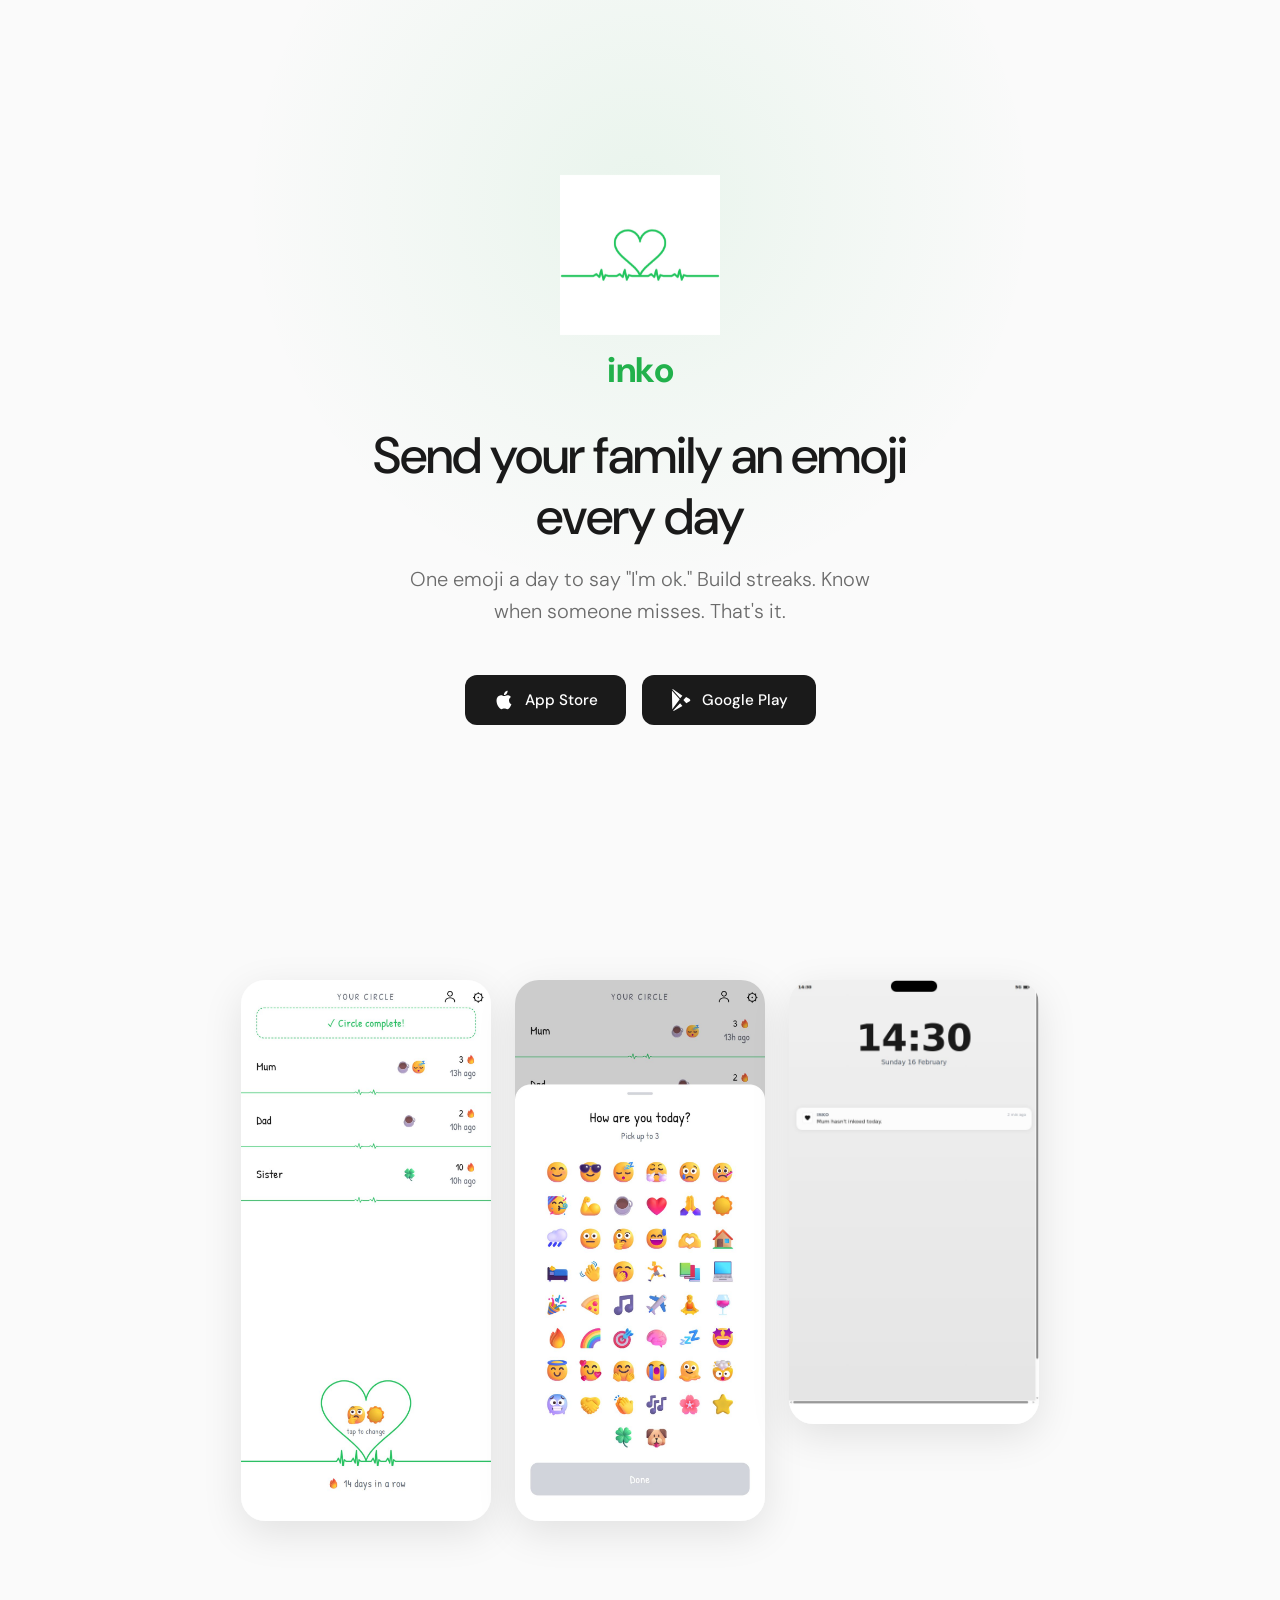
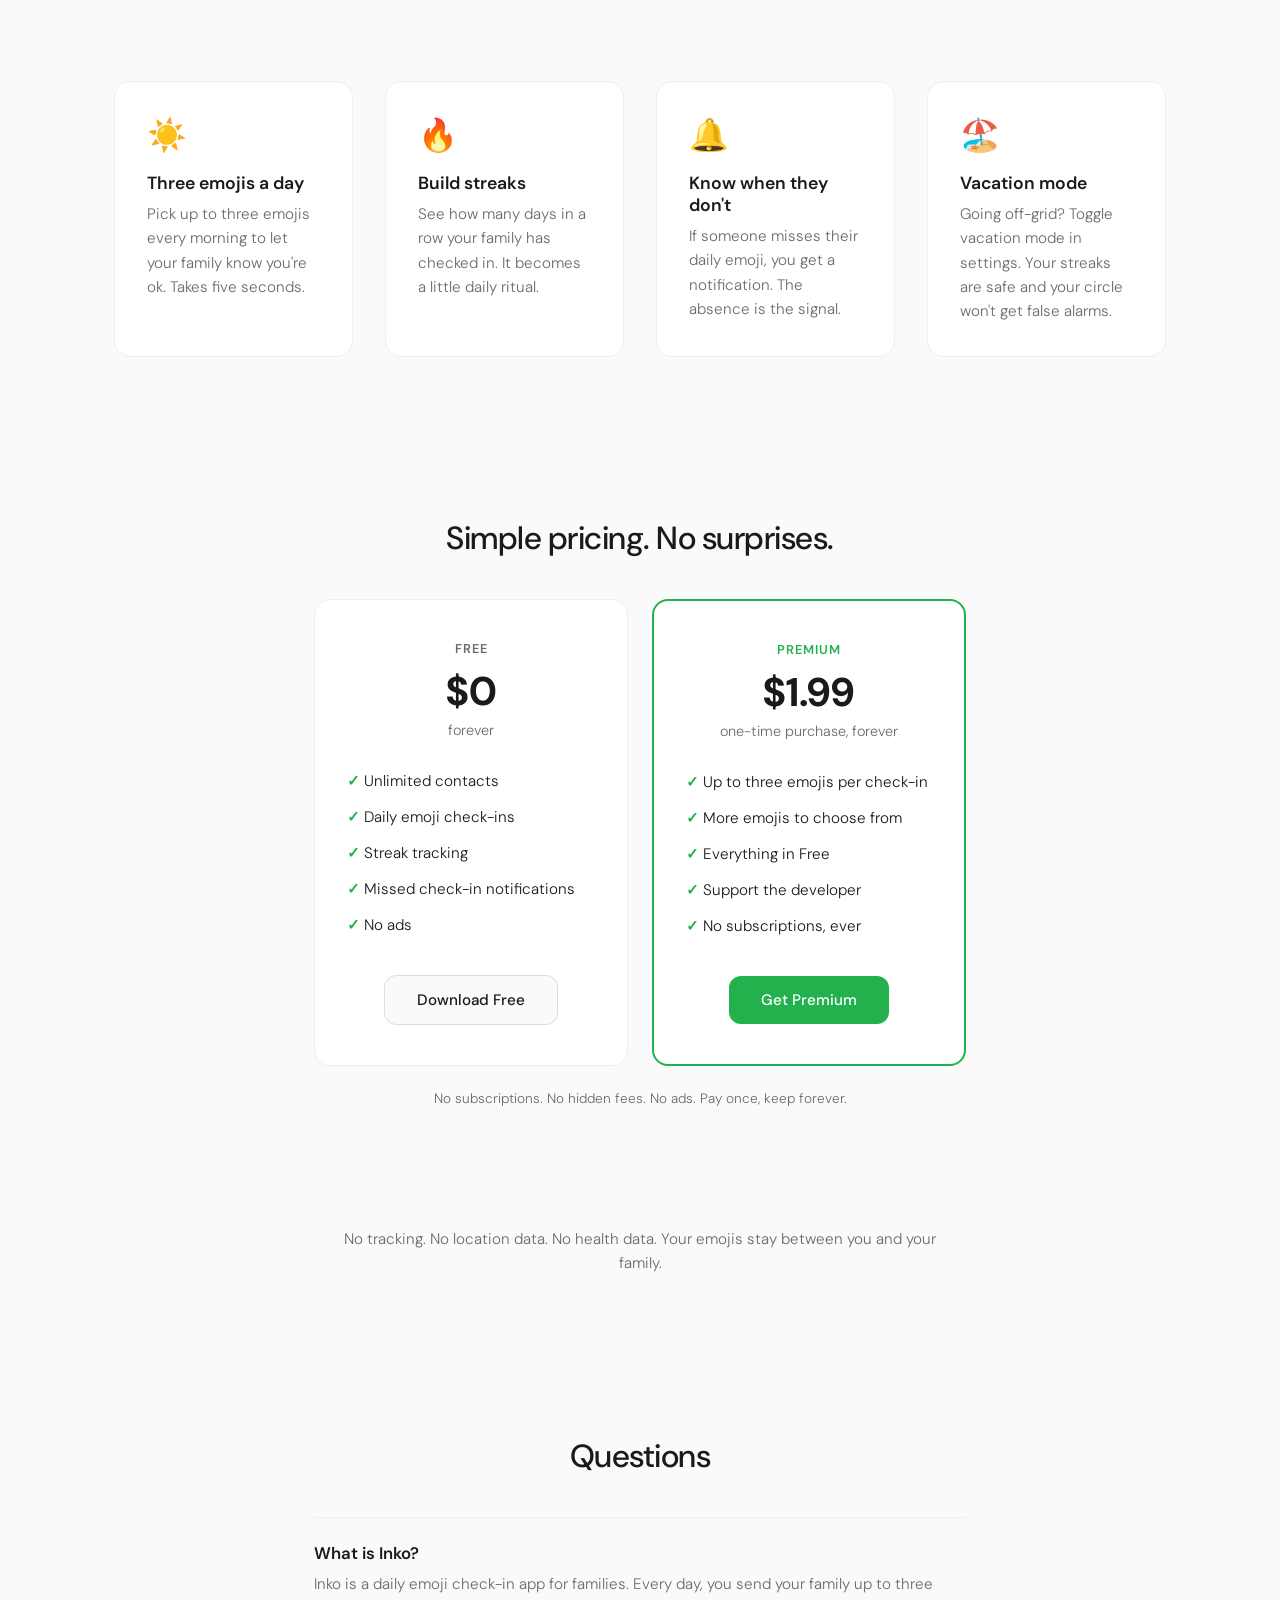
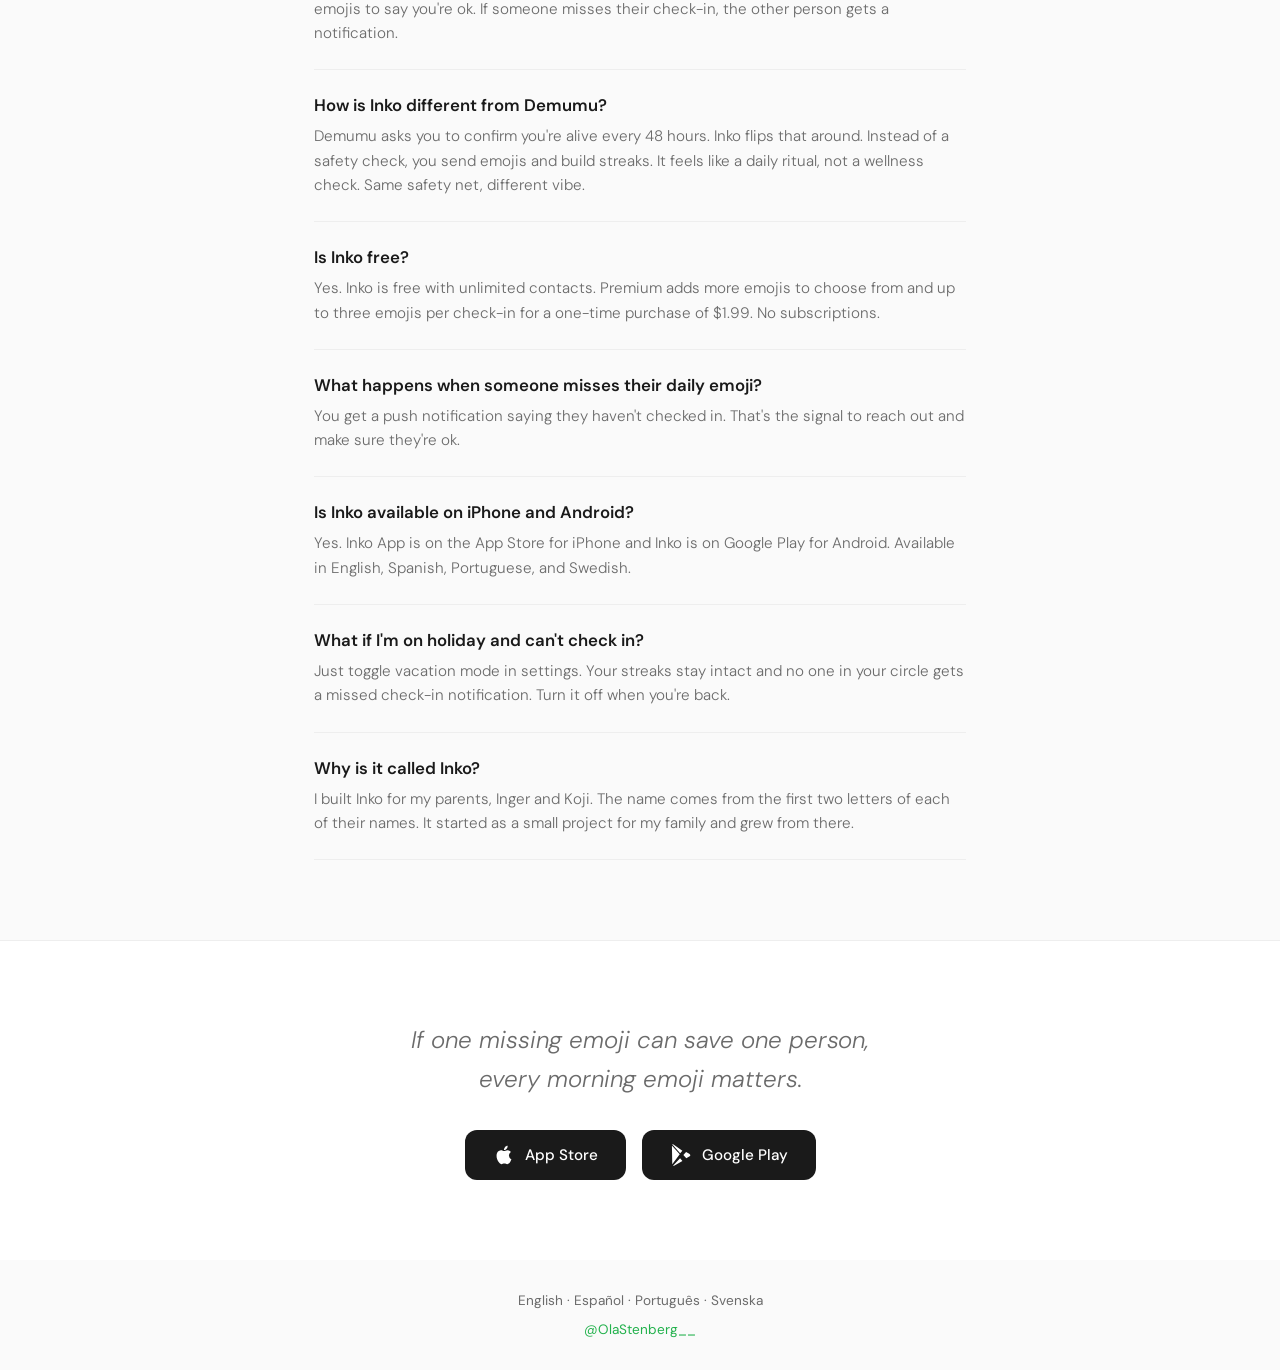
<file: index.html>
<!DOCTYPE html>
<html lang="en">
<head>
<meta charset="UTF-8">
<meta name="viewport" content="width=device-width, initial-scale=1.0">
<title>Inko — Send your family an emoji every day</title>
<meta name="description" content="Inko is a free daily emoji check-in app for families. Send up to three emojis a day, build streaks, and know when someone misses. A warmer alternative to Demumu.">
<meta name="keywords" content="inko, inko app, family check in app, daily emoji app, demumu alternative, check on parents app, are you dead yet alternative, family safety app">
<link rel="canonical" href="https://inko.today/">
<meta property="og:title" content="Inko — Send your family an emoji every day">
<meta property="og:description" content="One emoji a day. That's all it takes to stay connected.">
<meta property="og:type" content="website">
<meta property="og:url" content="https://inko.today/">
<meta property="og:image" content="https://inko.today/og-image.png">
<meta name="twitter:card" content="summary_large_image">
<meta name="twitter:site" content="@OlaStenberg__">
<meta name="twitter:image" content="https://inko.today/og-image.png">
<script type="application/ld+json">
{
  "@context": "https://schema.org",
  "@type": "SoftwareApplication",
  "name": "Inko",
  "description": "A free daily emoji check-in app for families. Send up to three emojis a day, build streaks, and know when someone misses.",
  "url": "https://inko.today",
  "applicationCategory": "LifestyleApplication",
  "operatingSystem": "iOS, Android",
  "offers": [
    {
      "@type": "Offer",
      "price": "0",
      "priceCurrency": "USD",
      "description": "Free with unlimited contacts"
    },
    {
      "@type": "Offer",
      "price": "1.99",
      "priceCurrency": "USD",
      "description": "Premium — more emojis and up to three emojis per check-in, one-time purchase"
    }
  ]
}
</script>
<link rel="preconnect" href="https://fonts.googleapis.com">
<link href="https://fonts.googleapis.com/css2?family=DM+Sans:ital,opsz,wght@0,9..40,300;0,9..40,400;0,9..40,500;0,9..40,700;1,9..40,300&display=swap" rel="stylesheet">
<style>
* { margin: 0; padding: 0; box-sizing: border-box; }

:root {
  --green: #22B14C;
  --green-light: #e8f7ed;
  --dark: #1a1a1a;
  --gray: #6b6b6b;
  --bg: #fafafa;
}

body {
  font-family: 'DM Sans', sans-serif;
  background: var(--bg);
  color: var(--dark);
  -webkit-font-smoothing: antialiased;
}

.hero {
  min-height: 100vh;
  display: flex;
  flex-direction: column;
  align-items: center;
  justify-content: center;
  text-align: center;
  padding: 40px 24px;
  position: relative;
  overflow: hidden;
}

.hero::before {
  content: '';
  position: absolute;
  top: -200px;
  left: 50%;
  transform: translateX(-50%);
  width: 800px;
  height: 800px;
  background: radial-gradient(circle, rgba(34,177,76,0.08) 0%, transparent 70%);
  pointer-events: none;
}

.logo {
  width: 160px;
  height: auto;
  margin-bottom: 12px;
  animation: fadeUp 0.8s ease both;
}

.brand {
  font-size: 2.2rem;
  font-weight: 700;
  color: var(--green);
  letter-spacing: -0.5px;
  margin-bottom: 32px;
  animation: fadeUp 0.8s ease 0.1s both;
}

h1 {
  font-size: clamp(1.8rem, 5vw, 3.2rem);
  font-weight: 500;
  line-height: 1.2;
  max-width: 600px;
  margin-bottom: 16px;
  letter-spacing: -1px;
  animation: fadeUp 0.8s ease 0.2s both;
}

h2 {
  font-size: clamp(1.4rem, 4vw, 2rem);
  font-weight: 500;
  text-align: center;
  margin-bottom: 40px;
  letter-spacing: -0.5px;
}

.subtitle {
  font-size: clamp(1rem, 2.5vw, 1.25rem);
  color: var(--gray);
  max-width: 480px;
  line-height: 1.6;
  margin-bottom: 48px;
  font-weight: 300;
  animation: fadeUp 0.8s ease 0.3s both;
}

.badges {
  display: flex;
  gap: 16px;
  flex-wrap: wrap;
  justify-content: center;
  animation: fadeUp 0.8s ease 0.4s both;
}

.badge {
  display: inline-flex;
  align-items: center;
  gap: 10px;
  padding: 14px 28px;
  background: var(--dark);
  color: white;
  border-radius: 12px;
  text-decoration: none;
  font-size: 0.95rem;
  font-weight: 500;
  transition: transform 0.2s, box-shadow 0.2s;
}

.badge:hover {
  transform: translateY(-2px);
  box-shadow: 0 8px 24px rgba(0,0,0,0.15);
}

.badge svg {
  width: 22px;
  height: 22px;
  fill: white;
}

.screenshots {
  padding: 80px 24px;
  max-width: 900px;
  margin: 0 auto;
}

.screenshots-grid {
  display: flex;
  gap: 24px;
  justify-content: center;
  align-items: flex-start;
}

.screenshots-grid img {
  width: 250px;
  height: auto;
  border-radius: 24px;
  box-shadow: 0 12px 40px rgba(0,0,0,0.1);
}

@media (max-width: 800px) {
  .screenshots-grid {
    flex-direction: column;
    align-items: center;
  }
  .screenshots-grid img {
    width: 260px;
  }
}

.features {
  padding: 80px 24px;
  max-width: 1100px;
  margin: 0 auto;
}

.features-grid {
  display: grid;
  grid-template-columns: repeat(auto-fit, minmax(200px, 1fr));
  gap: 32px;
}

.feature {
  padding: 32px;
  background: white;
  border-radius: 16px;
  border: 1px solid #eee;
}

.feature-emoji {
  font-size: 2rem;
  margin-bottom: 16px;
}

.feature h3 {
  font-size: 1.1rem;
  font-weight: 600;
  margin-bottom: 8px;
}

.feature p {
  font-size: 0.95rem;
  color: var(--gray);
  line-height: 1.6;
  font-weight: 300;
}

/* Pricing */
.pricing {
  padding: 80px 24px;
  max-width: 700px;
  margin: 0 auto;
}

.pricing-cards {
  display: grid;
  grid-template-columns: repeat(auto-fit, minmax(280px, 1fr));
  gap: 24px;
}

.pricing-card {
  padding: 40px 32px;
  background: white;
  border-radius: 16px;
  border: 1px solid #eee;
  text-align: center;
}

.pricing-card.premium {
  border: 2px solid var(--green);
  position: relative;
}

.pricing-label {
  font-size: 0.8rem;
  font-weight: 600;
  text-transform: uppercase;
  letter-spacing: 1px;
  color: var(--gray);
  margin-bottom: 8px;
}

.pricing-card.premium .pricing-label {
  color: var(--green);
}

.pricing-price {
  font-size: 2.5rem;
  font-weight: 700;
  margin-bottom: 4px;
}

.pricing-period {
  font-size: 0.9rem;
  color: var(--gray);
  margin-bottom: 24px;
  font-weight: 300;
}

.pricing-features {
  list-style: none;
  text-align: left;
  margin-bottom: 32px;
}

.pricing-features li {
  padding: 8px 0;
  font-size: 0.95rem;
  color: var(--dark);
  font-weight: 300;
}

.pricing-features li::before {
  content: '✓ ';
  color: var(--green);
  font-weight: 600;
}

.pricing-btn {
  display: inline-block;
  padding: 14px 32px;
  border-radius: 12px;
  text-decoration: none;
  font-size: 0.95rem;
  font-weight: 500;
  transition: transform 0.2s, box-shadow 0.2s;
}

.pricing-btn:hover {
  transform: translateY(-2px);
  box-shadow: 0 8px 24px rgba(0,0,0,0.1);
}

.pricing-btn.free {
  background: var(--bg);
  color: var(--dark);
  border: 1px solid #ddd;
}

.pricing-btn.paid {
  background: var(--green);
  color: white;
}

.pricing-note {
  text-align: center;
  margin-top: 24px;
  font-size: 0.85rem;
  color: var(--gray);
  font-weight: 300;
}

/* Privacy */
.privacy {
  padding: 40px 24px 80px;
  text-align: center;
}

.privacy p {
  font-size: 0.95rem;
  color: var(--gray);
  font-weight: 300;
  max-width: 600px;
  margin: 0 auto;
  line-height: 1.6;
}

/* FAQ */
.faq {
  padding: 80px 24px;
  max-width: 700px;
  margin: 0 auto;
}

.faq-item {
  border-bottom: 1px solid #eee;
  padding: 24px 0;
}

.faq-item:first-of-type {
  border-top: 1px solid #eee;
}

.faq-q {
  font-size: 1.05rem;
  font-weight: 600;
  margin-bottom: 8px;
}

.faq-a {
  font-size: 0.95rem;
  color: var(--gray);
  line-height: 1.6;
  font-weight: 300;
}

.bottom-cta {
  text-align: center;
  padding: 80px 24px;
  background: white;
  border-top: 1px solid #eee;
}

.bottom-cta p {
  font-size: clamp(1.1rem, 3vw, 1.5rem);
  font-weight: 300;
  font-style: italic;
  color: var(--gray);
  max-width: 500px;
  margin: 0 auto 32px;
  line-height: 1.6;
}

.bottom-cta .badges {
  animation: none;
}

footer {
  text-align: center;
  padding: 32px 24px;
  font-size: 0.85rem;
  color: var(--gray);
}

footer a {
  color: var(--green);
  text-decoration: none;
}

footer a:hover {
  text-decoration: underline;
}

@keyframes fadeUp {
  from { opacity: 0; transform: translateY(20px); }
  to { opacity: 1; transform: translateY(0); }
}

@media (max-width: 480px) {
  .logo { width: 120px; }
  .brand { font-size: 1.8rem; }
  .badges { flex-direction: column; align-items: center; }
  .badge { width: 100%; max-width: 280px; justify-content: center; }
}
</style>
</head>
<body>

<section class="hero">
  <img src="[data-uri]" alt="Inko" class="logo">
  <div class="brand">inko</div>
  <h1>Send your family an emoji every day</h1>
  <p class="subtitle">One emoji a day to say "I'm ok." Build streaks. Know when someone misses. That's it.</p>
  <div class="badges">
    <a href="https://apps.apple.com/us/app/inko-app/id6759858427" class="badge">
      <svg viewBox="0 0 24 24"><path d="M18.71 19.5c-.83 1.24-1.71 2.45-3.05 2.47-1.34.03-1.77-.79-3.29-.79-1.53 0-2 .77-3.27.82-1.31.05-2.3-1.32-3.14-2.53C4.25 17 2.94 12.45 4.7 9.39c.87-1.52 2.43-2.48 4.12-2.51 1.28-.02 2.5.87 3.29.87.78 0 2.26-1.07 3.8-.91.65.03 2.47.26 3.64 1.98-.09.06-2.17 1.28-2.15 3.81.03 3.02 2.65 4.03 2.68 4.04-.03.07-.42 1.44-1.38 2.83M13 3.5c.73-.83 1.94-1.46 2.94-1.5.13 1.17-.34 2.35-1.04 3.19-.69.85-1.83 1.51-2.95 1.42-.15-1.15.41-2.35 1.05-3.11z"/></svg>
      App Store
    </a>
    <a href="https://play.google.com/store/apps/details?id=com.inko.app" class="badge">
      <svg viewBox="0 0 24 24"><path d="M3.18 23.71c.46.27 1.04.18 1.8-.32l8.56-4.98-2.54-2.81L3.18 23.71zm-.71-1.7L2.1 2.53c-.01-.2.04-.38.13-.55l8.38 9.31-8.14 10.72zm1.33-21.44c-.58-.38-1.08-.48-1.5-.32l8.79 9.76 2.42-2.68L3.8.57zm17.18 10.2l-3.43-1.97-2.96 3.28 3.18 3.54 3.21-1.85c.79-.45 1.18-.98 1.18-1.51 0-.52-.39-1.04-1.18-1.49z"/></svg>
      Google Play
    </a>
  </div>
</section>

<section class="screenshots">
  <div class="screenshots-grid">
    <img src="[data-uri]" alt="Inko circle view showing family check-ins and streaks">
    <img src="[data-uri]" alt="Inko emoji picker - pick up to 3 emojis">
    <img src="[data-uri]" alt="Inko notification - Mum hasn't inkoed today">
  </div>
</section>

<section class="features">
  <div class="features-grid">
    <div class="feature">
      <div class="feature-emoji">☀️</div>
      <h3>Three emojis a day</h3>
      <p>Pick up to three emojis every morning to let your family know you're ok. Takes five seconds.</p>
    </div>
    <div class="feature">
      <div class="feature-emoji">🔥</div>
      <h3>Build streaks</h3>
      <p>See how many days in a row your family has checked in. It becomes a little daily ritual.</p>
    </div>
    <div class="feature">
      <div class="feature-emoji">🔔</div>
      <h3>Know when they don't</h3>
      <p>If someone misses their daily emoji, you get a notification. The absence is the signal.</p>
    </div>
    <div class="feature">
      <div class="feature-emoji">🏖️</div>
      <h3>Vacation mode</h3>
      <p>Going off-grid? Toggle vacation mode in settings. Your streaks are safe and your circle won't get false alarms.</p>
    </div>
  </div>
</section>

<section class="pricing">
  <h2>Simple pricing. No surprises.</h2>
  <div class="pricing-cards">
    <div class="pricing-card">
      <div class="pricing-label">Free</div>
      <div class="pricing-price">$0</div>
      <div class="pricing-period">forever</div>
      <ul class="pricing-features">
        <li>Unlimited contacts</li>
        <li>Daily emoji check-ins</li>
        <li>Streak tracking</li>
        <li>Missed check-in notifications</li>
        <li>No ads</li>
      </ul>
      <a href="https://apps.apple.com/us/app/inko-app/id6759858427" class="pricing-btn free">Download Free</a>
    </div>
    <div class="pricing-card premium">
      <div class="pricing-label">Premium</div>
      <div class="pricing-price">$1.99</div>
      <div class="pricing-period">one-time purchase, forever</div>
      <ul class="pricing-features">
        <li>Up to three emojis per check-in</li>
        <li>More emojis to choose from</li>
        <li>Everything in Free</li>
        <li>Support the developer</li>
        <li>No subscriptions, ever</li>
      </ul>
      <a href="https://play.google.com/store/apps/details?id=com.inko.app" class="pricing-btn paid">Get Premium</a>
    </div>
  </div>
  <p class="pricing-note">No subscriptions. No hidden fees. No ads. Pay once, keep forever.</p>
</section>

<section class="privacy">
  <p>No tracking. No location data. No health data. Your emojis stay between you and your family.</p>
</section>

<section class="faq">
  <h2>Questions</h2>
  <div class="faq-item">
    <div class="faq-q">What is Inko?</div>
    <div class="faq-a">Inko is a daily emoji check-in app for families. Every day, you send your family up to three emojis to say you're ok. If someone misses their check-in, the other person gets a notification.</div>
  </div>
  <div class="faq-item">
    <div class="faq-q">How is Inko different from Demumu?</div>
    <div class="faq-a">Demumu asks you to confirm you're alive every 48 hours. Inko flips that around. Instead of a safety check, you send emojis and build streaks. It feels like a daily ritual, not a wellness check. Same safety net, different vibe.</div>
  </div>
  <div class="faq-item">
    <div class="faq-q">Is Inko free?</div>
    <div class="faq-a">Yes. Inko is free with unlimited contacts. Premium adds more emojis to choose from and up to three emojis per check-in for a one-time purchase of $1.99. No subscriptions.</div>
  </div>
  <div class="faq-item">
    <div class="faq-q">What happens when someone misses their daily emoji?</div>
    <div class="faq-a">You get a push notification saying they haven't checked in. That's the signal to reach out and make sure they're ok.</div>
  </div>
  <div class="faq-item">
    <div class="faq-q">Is Inko available on iPhone and Android?</div>
    <div class="faq-a">Yes. Inko App is on the App Store for iPhone and Inko is on Google Play for Android. Available in English, Spanish, Portuguese, and Swedish.</div>
  </div>
  <div class="faq-item">
    <div class="faq-q">What if I'm on holiday and can't check in?</div>
    <div class="faq-a">Just toggle vacation mode in settings. Your streaks stay intact and no one in your circle gets a missed check-in notification. Turn it off when you're back.</div>
  </div>
  <div class="faq-item">
    <div class="faq-q">Why is it called Inko?</div>
    <div class="faq-a">I built Inko for my parents, Inger and Koji. The name comes from the first two letters of each of their names. It started as a small project for my family and grew from there.</div>
  </div>
</section>

<section class="bottom-cta">
  <p>If one missing emoji can save one person, every morning emoji matters.</p>
  <div class="badges">
    <a href="https://apps.apple.com/us/app/inko-app/id6759858427" class="badge">
      <svg viewBox="0 0 24 24"><path d="M18.71 19.5c-.83 1.24-1.71 2.45-3.05 2.47-1.34.03-1.77-.79-3.29-.79-1.53 0-2 .77-3.27.82-1.31.05-2.3-1.32-3.14-2.53C4.25 17 2.94 12.45 4.7 9.39c.87-1.52 2.43-2.48 4.12-2.51 1.28-.02 2.5.87 3.29.87.78 0 2.26-1.07 3.8-.91.65.03 2.47.26 3.64 1.98-.09.06-2.17 1.28-2.15 3.81.03 3.02 2.65 4.03 2.68 4.04-.03.07-.42 1.44-1.38 2.83M13 3.5c.73-.83 1.94-1.46 2.94-1.5.13 1.17-.34 2.35-1.04 3.19-.69.85-1.83 1.51-2.95 1.42-.15-1.15.41-2.35 1.05-3.11z" fill="white"/></svg>
      App Store
    </a>
    <a href="https://play.google.com/store/apps/details?id=com.inko.app" class="badge">
      <svg viewBox="0 0 24 24"><path d="M3.18 23.71c.46.27 1.04.18 1.8-.32l8.56-4.98-2.54-2.81L3.18 23.71zm-.71-1.7L2.1 2.53c-.01-.2.04-.38.13-.55l8.38 9.31-8.14 10.72zm1.33-21.44c-.58-.38-1.08-.48-1.5-.32l8.79 9.76 2.42-2.68L3.8.57zm17.18 10.2l-3.43-1.97-2.96 3.28 3.18 3.54 3.21-1.85c.79-.45 1.18-.98 1.18-1.51 0-.52-.39-1.04-1.18-1.49z" fill="white"/></svg>
      Google Play
    </a>
  </div>
</section>

<footer>
  <p>English · Español · Português · Svenska</p>
  <p style="margin-top: 12px;"><a href="https://x.com/OlaStenberg__" target="_blank">@OlaStenberg__</a></p>
</footer>

</body>
</html>
</file>
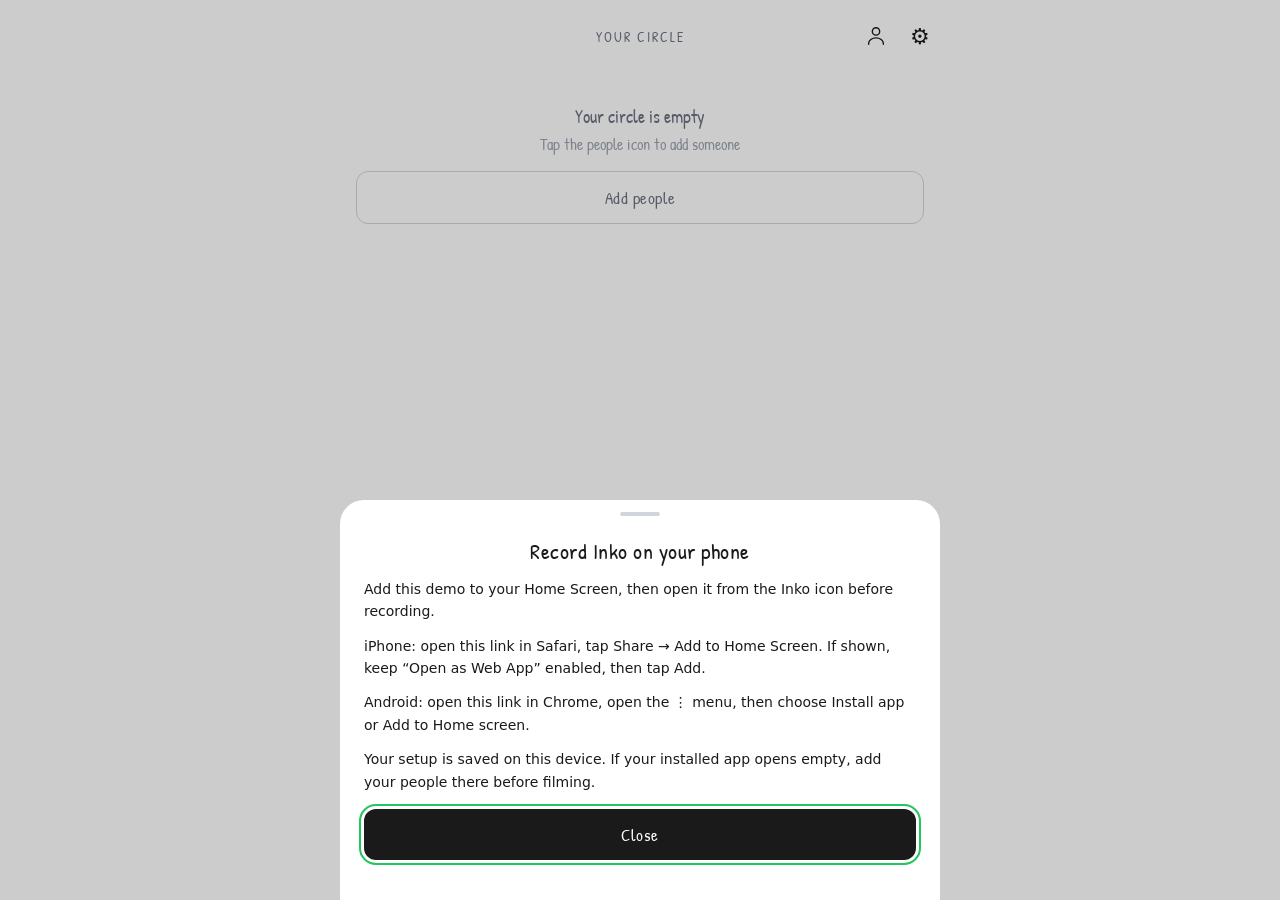
<file: demo/index.html>
<!doctype html>
<html lang="en">
<head>
<meta charset="utf-8">
<meta name="viewport" content="width=device-width, initial-scale=1, viewport-fit=cover">
<meta name="theme-color" content="#ffffff">
<meta name="apple-mobile-web-app-capable" content="yes">
<meta name="apple-mobile-web-app-status-bar-style" content="default">
<meta name="apple-mobile-web-app-title" content="Inko">
<meta name="robots" content="noindex, nofollow">
<title>Inko</title>
<link rel="manifest" href="/demo/manifest.webmanifest">
<link rel="apple-touch-icon" href="/demo/assets/icon-180.png">
<link rel="icon" href="/demo/assets/icon-192.png">
<link rel="preload" href="/demo/assets/patrick-hand.ttf" as="font" type="font/ttf" crossorigin>
<link rel="stylesheet" href="/demo/app.css">
<script type="module" src="/demo/app.js"></script>
</head>
<body>
<main id="app"></main>
<dialog id="modal"><div id="sheet" class="sheet"></div></dialog>
<noscript>This demo needs JavaScript enabled.</noscript>
</body>
</html>
</file>
<file: demo/app.css>
@font-face {
	font-family: Patrick Hand;
	src: url("./assets/patrick-hand.ttf") format("truetype");
	font-display: swap;
}
:root {
	font-family:
		Patrick Hand,
		cursive;
	color: #1a1a1a;
	background: #fff;
	font-synthesis: none;
	-webkit-tap-highlight-color: transparent;
	color-scheme: light;
}
* {
	box-sizing: border-box;
}
body {
	margin: 0;
}
button,
input {
	font: inherit;
	color: inherit;
}
button {
	cursor: pointer;
	border: 0;
	background: none;
	touch-action: manipulation;
}
button:disabled {
	cursor: default;
}
button:active {
	opacity: 0.7;
}
button:focus-visible,
input:focus-visible {
	outline: 2px solid #22c55e;
	outline-offset: 3px;
}
h1,
h2,
p {
	margin: 0;
	font-weight: 400;
}
#app {
	height: 100vh;
	height: 100dvh;
	max-width: 600px;
	margin: auto;
	padding-top: env(safe-area-inset-top);
	display: flex;
	flex-direction: column;
	overflow: hidden;
}
.home-scroll {
	flex: 1;
	overflow: auto;
	overscroll-behavior-y: contain;
}
.header {
	position: relative;
	display: flex;
	align-items: center;
	justify-content: center;
	padding: 16px 80px 8px 24px;
	min-height: 48px;
}
.header h1 {
	font-size: 14px;
	letter-spacing: 2px;
	text-transform: uppercase;
	color: #6b7280;
	text-align: center;
	position: absolute;
	left: 80px;
	right: 80px;
	pointer-events: none;
}
.header-icons {
	margin-left: auto;
	position: relative;
	right: -80px;
	display: flex;
	gap: 4px;
}
.icon {
	width: 40px;
	height: 40px;
	border-radius: 50%;
	display: inline-flex;
	align-items: center;
	justify-content: center;
	font-size: 22px;
}
.icon:hover {
	background: #d1d5db30;
}
.person {
	display: flex;
	align-items: center;
	justify-content: space-between;
	padding: 14px 24px;
	min-height: 68px;
	width: 100%;
	text-align: left;
}
.alias {
	flex: 3;
	font-size: 18px;
	letter-spacing: 0.3px;
	overflow: hidden;
	text-overflow: ellipsis;
	white-space: nowrap;
}
.person-emoji {
	flex: 2;
	text-align: center;
	font-size: 20px;
}
.person-meta {
	min-width: 60px;
	display: flex;
	flex-direction: column;
	align-items: flex-end;
	font-size: 15px;
}
.time {
	color: #6b7280;
}
.fire {
	font-size: 14px;
}
.divider {
	display: block;
	width: 100%;
	height: 14px;
}
.bottom {
	flex: none;
	padding-bottom: max(48px, env(safe-area-inset-bottom));
	padding-top: 16px;
	overflow: hidden;
}
.heart {
	width: 100%;
	padding: 0;
	display: block;
}
.heart-art {
	position: relative;
	height: 140px;
}
.heart-art svg {
	width: 100%;
	height: 140px;
}
.heart-overlay {
	position: absolute;
	inset: 0 0 5%;
	display: flex;
	align-items: center;
	justify-content: center;
	flex-direction: column;
}
.tap {
	font-size: 14px;
	letter-spacing: 1px;
	color: #6b7280;
}
.inko {
	font-size: 28px;
	letter-spacing: 2px;
}
.own-emojis {
	font-size: 36px;
}
.own-emojis.multi {
	font-size: 28px;
}
.hint {
	font-size: 11px;
	color: #6b7280;
	letter-spacing: 0.5px;
}
.done {
	text-align: center;
	margin-top: 16px;
	font-size: 16px;
	color: #6b7280;
	letter-spacing: 0.5px;
}
.pulsing {
	animation: pulse 2.4s ease-in-out infinite;
}
.celebration {
	margin: 0 24px 8px;
	padding: 12px;
	border: 1px dashed #22c55e;
	border-radius: 12px;
	text-align: center;
	color: #22c55e;
	font-size: 16px;
	letter-spacing: 0.5px;
}
.empty {
	text-align: center;
	padding: 40px 16px;
	color: #6b7280;
	font-size: 18px;
}
.empty p {
	font-size: 16px;
	color: #9ca3af;
	margin: 4px 0 16px;
}
.page {
	overflow: auto;
	padding: 24px 24px max(40px, env(safe-area-inset-bottom));
	height: 100%;
}
.page-header {
	display: flex;
	justify-content: space-between;
	align-items: center;
	margin-bottom: 32px;
}
.page h1 {
	font-size: 32px;
	letter-spacing: 0.5px;
}
.label {
	display: block;
	font-size: 14px;
	color: #6b7280;
	letter-spacing: 1.5px;
	text-transform: uppercase;
	margin-bottom: 6px;
}
.field,
.language {
	width: 100%;
	border: 1px solid #d1d5db;
	border-radius: 8px;
	padding: 12px 16px;
	background: #fff;
	font-size: 18px;
}
.language {
	display: flex;
	align-items: center;
	justify-content: space-between;
}
.muted {
	color: #6b7280;
	font-size: 14px;
}
.primary,
.outline,
.danger {
	display: block;
	width: 100%;
	border-radius: 12px;
	padding: 14px;
	font-size: 17px;
	letter-spacing: 0.5px;
	margin-top: 16px;
	text-align: center;
}
.primary {
	background: #1a1a1a;
	color: #fff;
}
.primary:disabled {
	background: #d1d5db;
}
.outline {
	border: 1px solid #d1d5db;
}
.danger {
	color: #dc2626;
	border: 1px solid #fecaca;
}
.creator-note {
	font-family: system-ui, sans-serif;
	font-size: 13px;
	line-height: 1.6;
	color: #6b7280;
	margin: 20px 0;
}
.tools {
	margin-top: 32px;
	border-top: 1px solid #e5e7eb;
	padding-top: 16px;
}
.tools summary {
	cursor: pointer;
	font-size: 18px;
}
.manage {
	display: flex;
	align-items: center;
	gap: 12px;
	border-bottom: 1px solid #eee;
	padding: 12px 0;
}
.manage span {
	flex: 1;
	font-size: 18px;
}
.manage button {
	font-size: 16px;
	padding: 8px;
}
.install-guide {
	font-family: system-ui, sans-serif;
	font-size: 14px;
	line-height: 1.6;
}
.install-guide p {
	margin: 12px 0;
}
dialog {
	position: fixed;
	inset: auto 0 0;
	max-width: 600px;
	width: 100%;
	max-height: 90dvh;
	margin: 0 auto;
	padding: 0;
	border: 0;
	border-radius: 24px 24px 0 0;
	color: inherit;
	background: #fff;
	overflow: auto;
}
dialog::backdrop {
	background: rgba(0, 0, 0, 0.2);
}
.sheet {
	padding: 12px 24px max(40px, env(safe-area-inset-bottom));
	animation: slide 0.2s ease-out;
}
.handle {
	width: 40px;
	height: 4px;
	background: #d1d5db;
	border-radius: 2px;
	margin: 0 auto 20px;
}
.sheet h2 {
	font-size: 22px;
	letter-spacing: 0.5px;
	text-align: center;
	margin-bottom: 4px;
}
.subtitle {
	text-align: center;
	color: #6b7280;
	font-size: 14px;
	margin-bottom: 20px;
}
.emoji-grid {
	display: grid;
	grid-template-columns: repeat(6, 1fr);
	max-width: 520px;
	margin: auto;
}
.emoji-option {
	position: relative;
	aspect-ratio: 1;
	border: 2px solid transparent;
	border-radius: 12px;
	font-size: 32px;
	display: flex;
	align-items: center;
	justify-content: center;
	padding: 0;
}
.emoji-option[aria-pressed="true"] {
	border-color: #1a1a1a;
	background: #d1d5db20;
}
.badge {
	position: absolute;
	top: 2px;
	right: 2px;
	width: 18px;
	height: 18px;
	border-radius: 50%;
	background: #1a1a1a;
	color: #fff;
	font: 11px / 18px system-ui;
}
.language-option {
	width: 100%;
	padding: 14px 20px;
	border: 1px solid #d1d5db;
	border-radius: 8px;
	font-size: 18px;
	margin-top: 8px;
}
.language-option.selected {
	background: #1a1a1a;
	color: #fff;
}
.sheet-close {
	margin: 12px auto 0;
	display: block;
	color: #6b7280;
	padding: 8px;
}
.error {
	color: #dc2626;
	font-size: 14px;
	margin-top: 8px;
}
@keyframes pulse {
	50% {
		transform: scale(1.06);
	}
}
@keyframes slide {
	from {
		transform: translateY(20px);
		opacity: 0.5;
	}
	to {
		transform: translateY(0);
		opacity: 1;
	}
}
@media (prefers-reduced-motion: reduce) {
	* {
		animation: none !important;
	}
}
@media (max-height: 700px) {
	.emoji-option {
		font-size: 27px;
	}
	.sheet {
		padding-bottom: 20px;
	}
	.handle {
		margin-bottom: 12px;
	}
	.subtitle {
		margin-bottom: 12px;
	}
}
@media (display-mode: standalone) {
	.install-only {
		display: none;
	}
}

.contact-fields {
	margin-top: 20px;
}
.contact-emojis {
	margin-top: 20px;
}
.contact-emojis summary {
	cursor: pointer;
	font-size: 18px;
	padding: 8px 0;
}
.emoji-preview {
	margin-left: 8px;
}
.contact-emojis .emoji-grid {
	margin-bottom: 16px;
}
</file>
